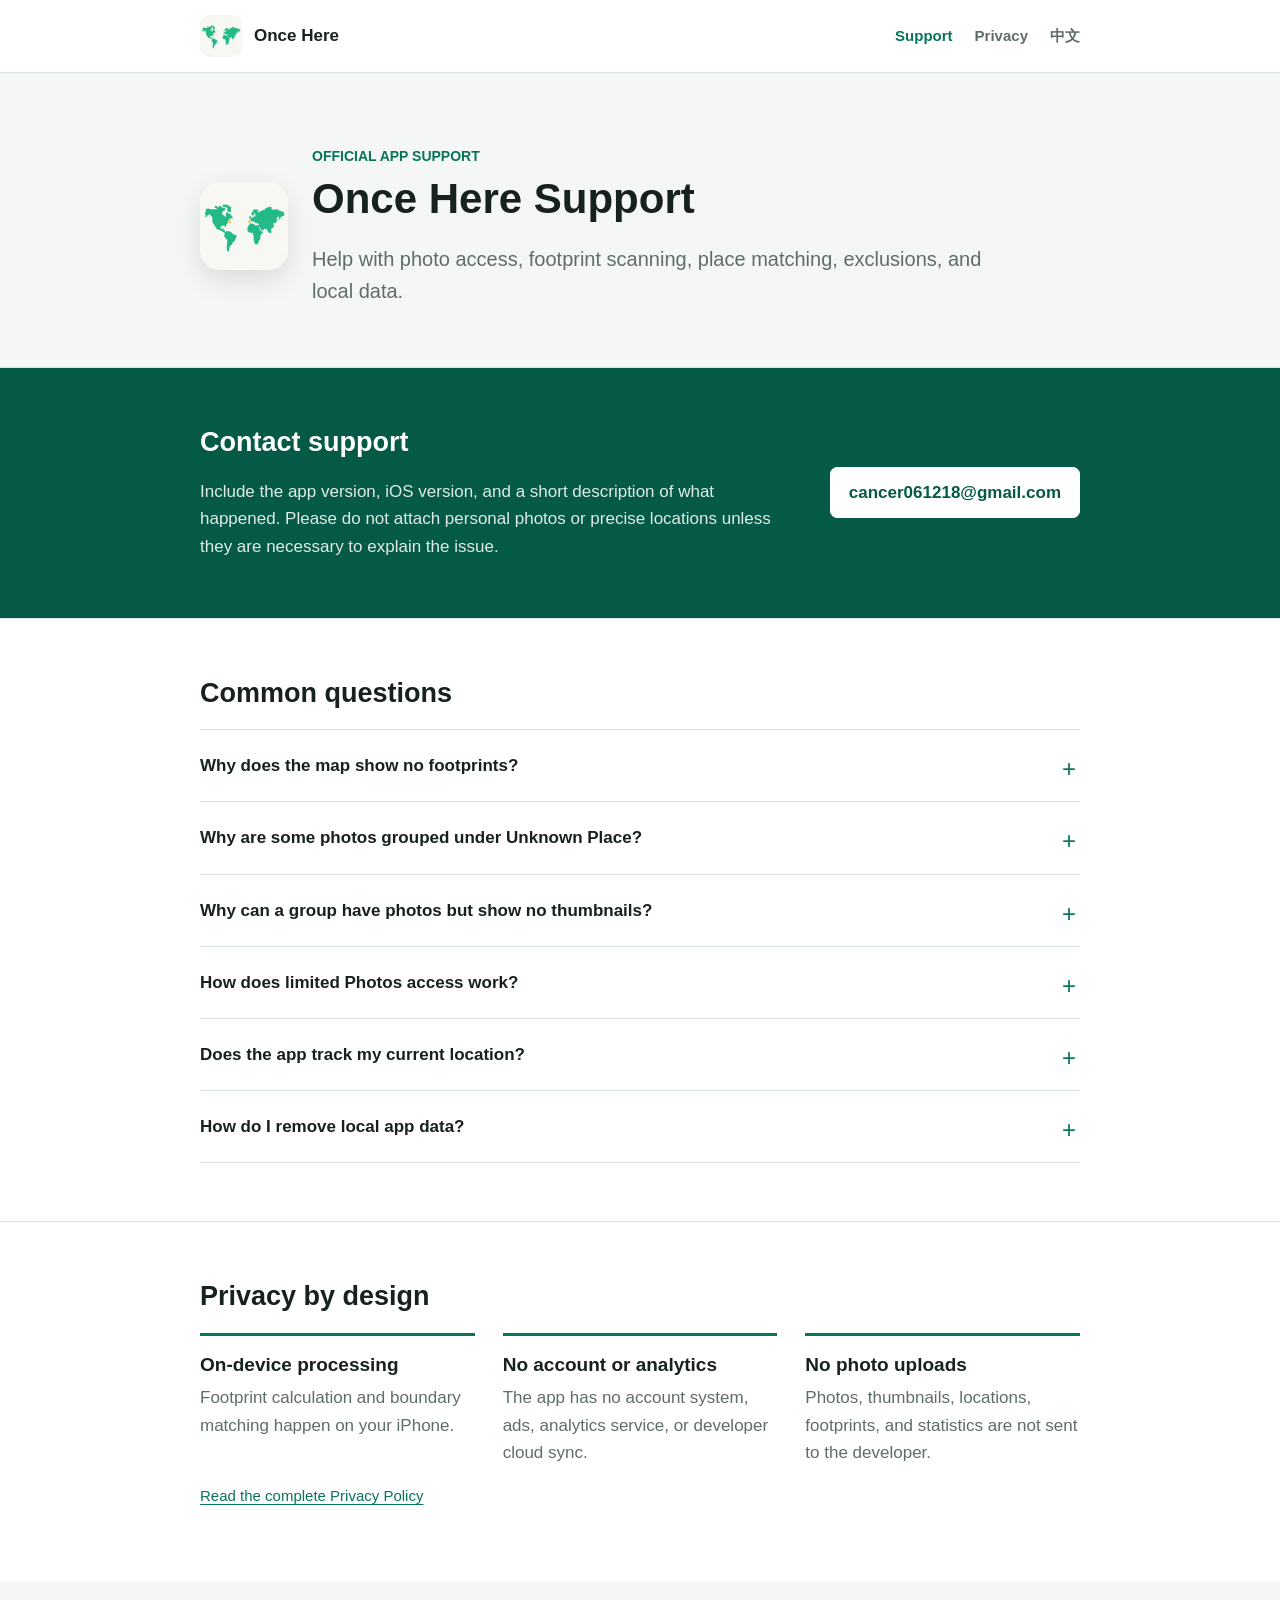
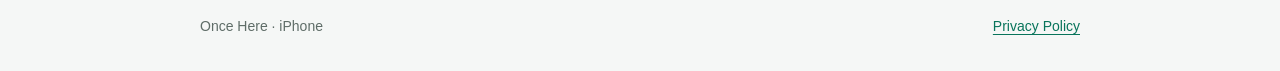
<file: index.html>
<!doctype html>
<html lang="en">
<head>
  <meta charset="utf-8">
  <meta name="viewport" content="width=device-width, initial-scale=1">
  <meta name="color-scheme" content="light">
  <meta name="theme-color" content="#08745b">
  <meta name="description" content="Official support for Once Here, the private on-device photo footprint map for iPhone.">
  <title>Once Here Support</title>
  <link rel="canonical" href="https://dinghuooooo.github.io/fog-footprints-support/">
  <link rel="alternate" hreflang="en" href="https://dinghuooooo.github.io/fog-footprints-support/">
  <link rel="alternate" hreflang="zh-Hans" href="https://dinghuooooo.github.io/fog-footprints-support/zh/">
  <link rel="icon" href="assets/app-icon.png">
  <link rel="stylesheet" href="assets/styles.css">
</head>
<body>
  <a class="skip-link" href="#main">Skip to content</a>
  <header class="site-header">
    <div class="shell header-inner">
      <a class="brand" href="./" aria-label="Once Here Support home">
        <img src="assets/app-icon.png" alt="">
        <span>Once Here</span>
      </a>
      <nav class="site-nav" aria-label="Primary navigation">
        <a href="./" aria-current="page">Support</a>
        <a href="privacy/">Privacy</a>
        <a href="zh/" lang="zh-Hans">中文</a>
      </nav>
    </div>
  </header>

  <main id="main">
    <section class="hero">
      <div class="shell">
        <div class="hero-lockup">
          <img class="hero-icon" src="assets/app-icon.png" alt="Once Here app icon">
          <div>
            <p class="eyebrow">Official App Support</p>
            <h1>Once Here Support</h1>
            <p class="lead">Help with photo access, footprint scanning, place matching, exclusions, and local data.</p>
          </div>
        </div>
      </div>
    </section>

    <section class="section contact-band" aria-labelledby="contact-title">
      <div class="shell contact-layout">
        <div>
          <h2 id="contact-title">Contact support</h2>
          <p>Include the app version, iOS version, and a short description of what happened. Please do not attach personal photos or precise locations unless they are necessary to explain the issue.</p>
        </div>
        <a class="primary-action" href="mailto:cancer061218@gmail.com?subject=Once%20Here%20Support">cancer061218@gmail.com</a>
      </div>
    </section>

    <section class="section" aria-labelledby="questions-title">
      <div class="shell">
        <h2 id="questions-title">Common questions</h2>
        <div class="faq-list">
          <details>
            <summary>Why does the map show no footprints?</summary>
            <p>Once Here can only use photos that are visible to the app and contain capture-location metadata. Check Photos access in iOS Settings, then open Settings in the app and choose Update Footprints.</p>
          </details>
          <details>
            <summary>Why are some photos grouped under Unknown Place?</summary>
            <p>A photo can contain GPS coordinates that do not match a supported land or marine boundary with enough confidence. The app keeps that photo under Unknown Place rather than assigning an incorrect country or region.</p>
          </details>
          <details>
            <summary>Why can a group have photos but show no thumbnails?</summary>
            <p>This can happen after the visible Photos selection changes or when a photo is stored only in iCloud. Update the footprint after changing Photos access. Thumbnail requests do not download from iCloud; opening an individual photo preview can let the system Photos service retrieve a display-sized image.</p>
          </details>
          <details>
            <summary>How does limited Photos access work?</summary>
            <p>The footprint is calculated only from the photos you selected. You can change the visible selection in iOS Settings, then update the footprint from the app.</p>
          </details>
          <details>
            <summary>Does the app track my current location?</summary>
            <p>No. Once Here does not request Core Location permission and does not perform live or background location tracking. It only reads location metadata already stored in photos you allow it to see.</p>
          </details>
          <details>
            <summary>How do I remove local app data?</summary>
            <p>Open Settings in Once Here and choose Delete All Local Data. This removes the app’s footprints, caches, exclusions, and preferences. It does not delete photos or change the Photos permission managed by iOS.</p>
          </details>
        </div>
      </div>
    </section>

    <section class="section" aria-labelledby="privacy-title">
      <div class="shell">
        <h2 id="privacy-title">Privacy by design</h2>
        <div class="feature-grid">
          <div class="feature">
            <h3>On-device processing</h3>
            <p>Footprint calculation and boundary matching happen on your iPhone.</p>
          </div>
          <div class="feature">
            <h3>No account or analytics</h3>
            <p>The app has no account system, ads, analytics service, or developer cloud sync.</p>
          </div>
          <div class="feature">
            <h3>No photo uploads</h3>
            <p>Photos, thumbnails, locations, footprints, and statistics are not sent to the developer.</p>
          </div>
        </div>
        <p class="note"><a href="privacy/">Read the complete Privacy Policy</a></p>
      </div>
    </section>
  </main>

  <footer class="site-footer">
    <div class="shell footer-inner">
      <p>Once Here · iPhone</p>
      <p><a href="privacy/">Privacy Policy</a></p>
    </div>
  </footer>
</body>
</html>
</file>
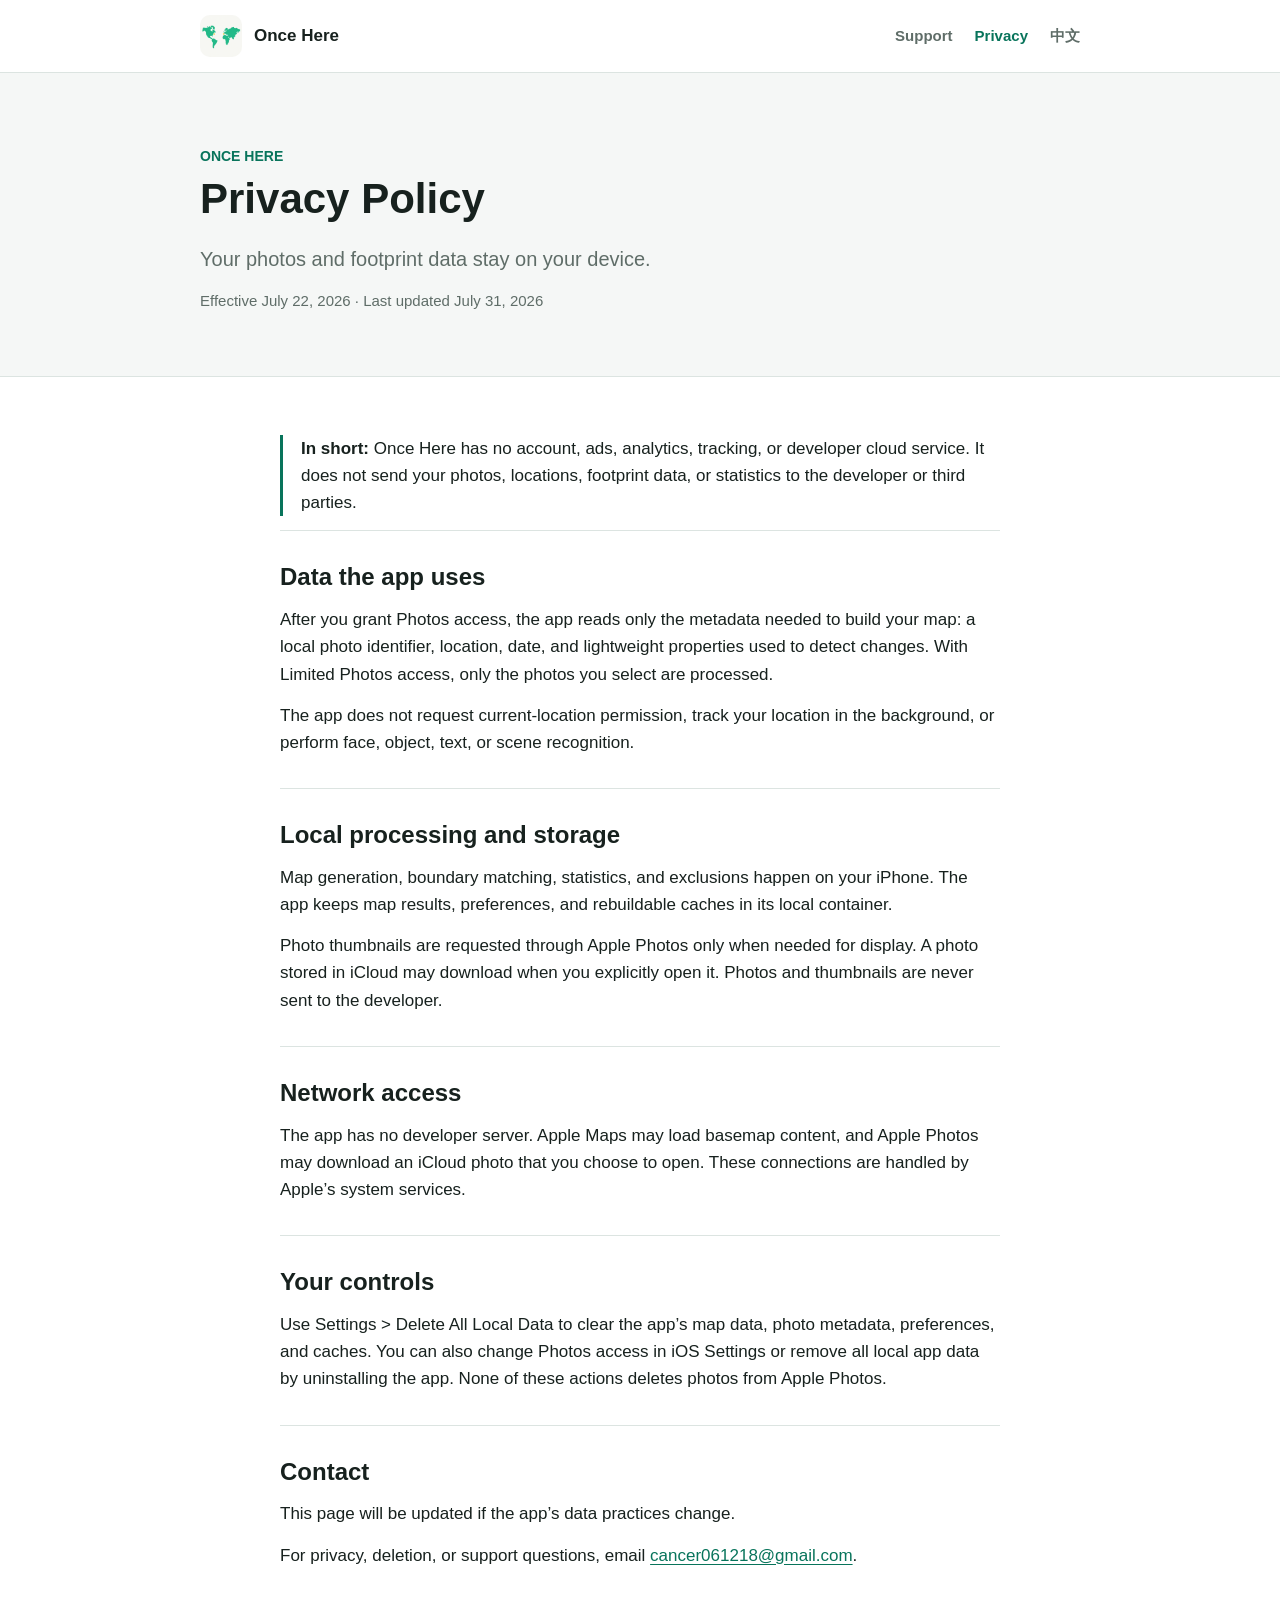
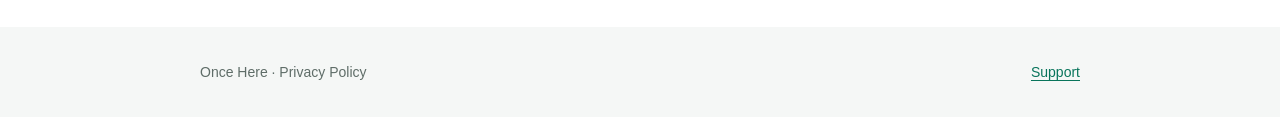
<file: privacy/index.html>
<!doctype html>
<html lang="en">
<head>
  <meta charset="utf-8">
  <meta name="viewport" content="width=device-width, initial-scale=1">
  <meta name="color-scheme" content="light">
  <meta name="theme-color" content="#08745b">
  <meta name="description" content="Privacy Policy for the Once Here iPhone app.">
  <title>Privacy Policy · Once Here</title>
  <link rel="canonical" href="https://dinghuooooo.github.io/fog-footprints-support/privacy/">
  <link rel="alternate" hreflang="en" href="https://dinghuooooo.github.io/fog-footprints-support/privacy/">
  <link rel="alternate" hreflang="zh-Hans" href="https://dinghuooooo.github.io/fog-footprints-support/zh/privacy/">
  <link rel="icon" href="../assets/app-icon.png">
  <link rel="stylesheet" href="../assets/styles.css">
</head>
<body>
  <a class="skip-link" href="#policy">Skip to policy</a>
  <header class="site-header">
    <div class="shell header-inner">
      <a class="brand" href="../" aria-label="Once Here Support home">
        <img src="../assets/app-icon.png" alt="">
        <span>Once Here</span>
      </a>
      <nav class="site-nav" aria-label="Primary navigation">
        <a href="../">Support</a>
        <a href="./" aria-current="page">Privacy</a>
        <a href="../zh/privacy/" lang="zh-Hans">中文</a>
      </nav>
    </div>
  </header>

  <main id="policy">
    <section class="hero privacy-hero">
      <div class="shell">
        <p class="eyebrow">Once Here</p>
        <h1>Privacy Policy</h1>
        <p class="lead">Your photos and footprint data stay on your device.</p>
        <p class="meta">Effective July 22, 2026 · Last updated July 31, 2026</p>
      </div>
    </section>

    <section class="section">
      <div class="shell">
        <article class="policy-content">
          <p class="policy-statement"><strong>In short:</strong> Once Here has no account, ads, analytics, tracking, or developer cloud service. It does not send your photos, locations, footprint data, or statistics to the developer or third parties.</p>

          <section id="data">
            <h2>Data the app uses</h2>
            <p>After you grant Photos access, the app reads only the metadata needed to build your map: a local photo identifier, location, date, and lightweight properties used to detect changes. With Limited Photos access, only the photos you select are processed.</p>
            <p>The app does not request current-location permission, track your location in the background, or perform face, object, text, or scene recognition.</p>
          </section>

          <section id="processing">
            <h2>Local processing and storage</h2>
            <p>Map generation, boundary matching, statistics, and exclusions happen on your iPhone. The app keeps map results, preferences, and rebuildable caches in its local container.</p>
            <p>Photo thumbnails are requested through Apple Photos only when needed for display. A photo stored in iCloud may download when you explicitly open it. Photos and thumbnails are never sent to the developer.</p>
          </section>

          <section id="network">
            <h2>Network access</h2>
            <p>The app has no developer server. Apple Maps may load basemap content, and Apple Photos may download an iCloud photo that you choose to open. These connections are handled by Apple’s system services.</p>
          </section>

          <section id="controls">
            <h2>Your controls</h2>
            <p>Use Settings &gt; Delete All Local Data to clear the app’s map data, photo metadata, preferences, and caches. You can also change Photos access in iOS Settings or remove all local app data by uninstalling the app. None of these actions deletes photos from Apple Photos.</p>
          </section>

          <section id="contact">
            <h2>Contact</h2>
            <p>This page will be updated if the app’s data practices change.</p>
            <p>For privacy, deletion, or support questions, email <a href="mailto:cancer061218@gmail.com?subject=Once%20Here%20Privacy">cancer061218@gmail.com</a>.</p>
          </section>
        </article>
      </div>
    </section>
  </main>

  <footer class="site-footer">
    <div class="shell footer-inner">
      <p>Once Here · Privacy Policy</p>
      <p><a href="../">Support</a></p>
    </div>
  </footer>
</body>
</html>
</file>
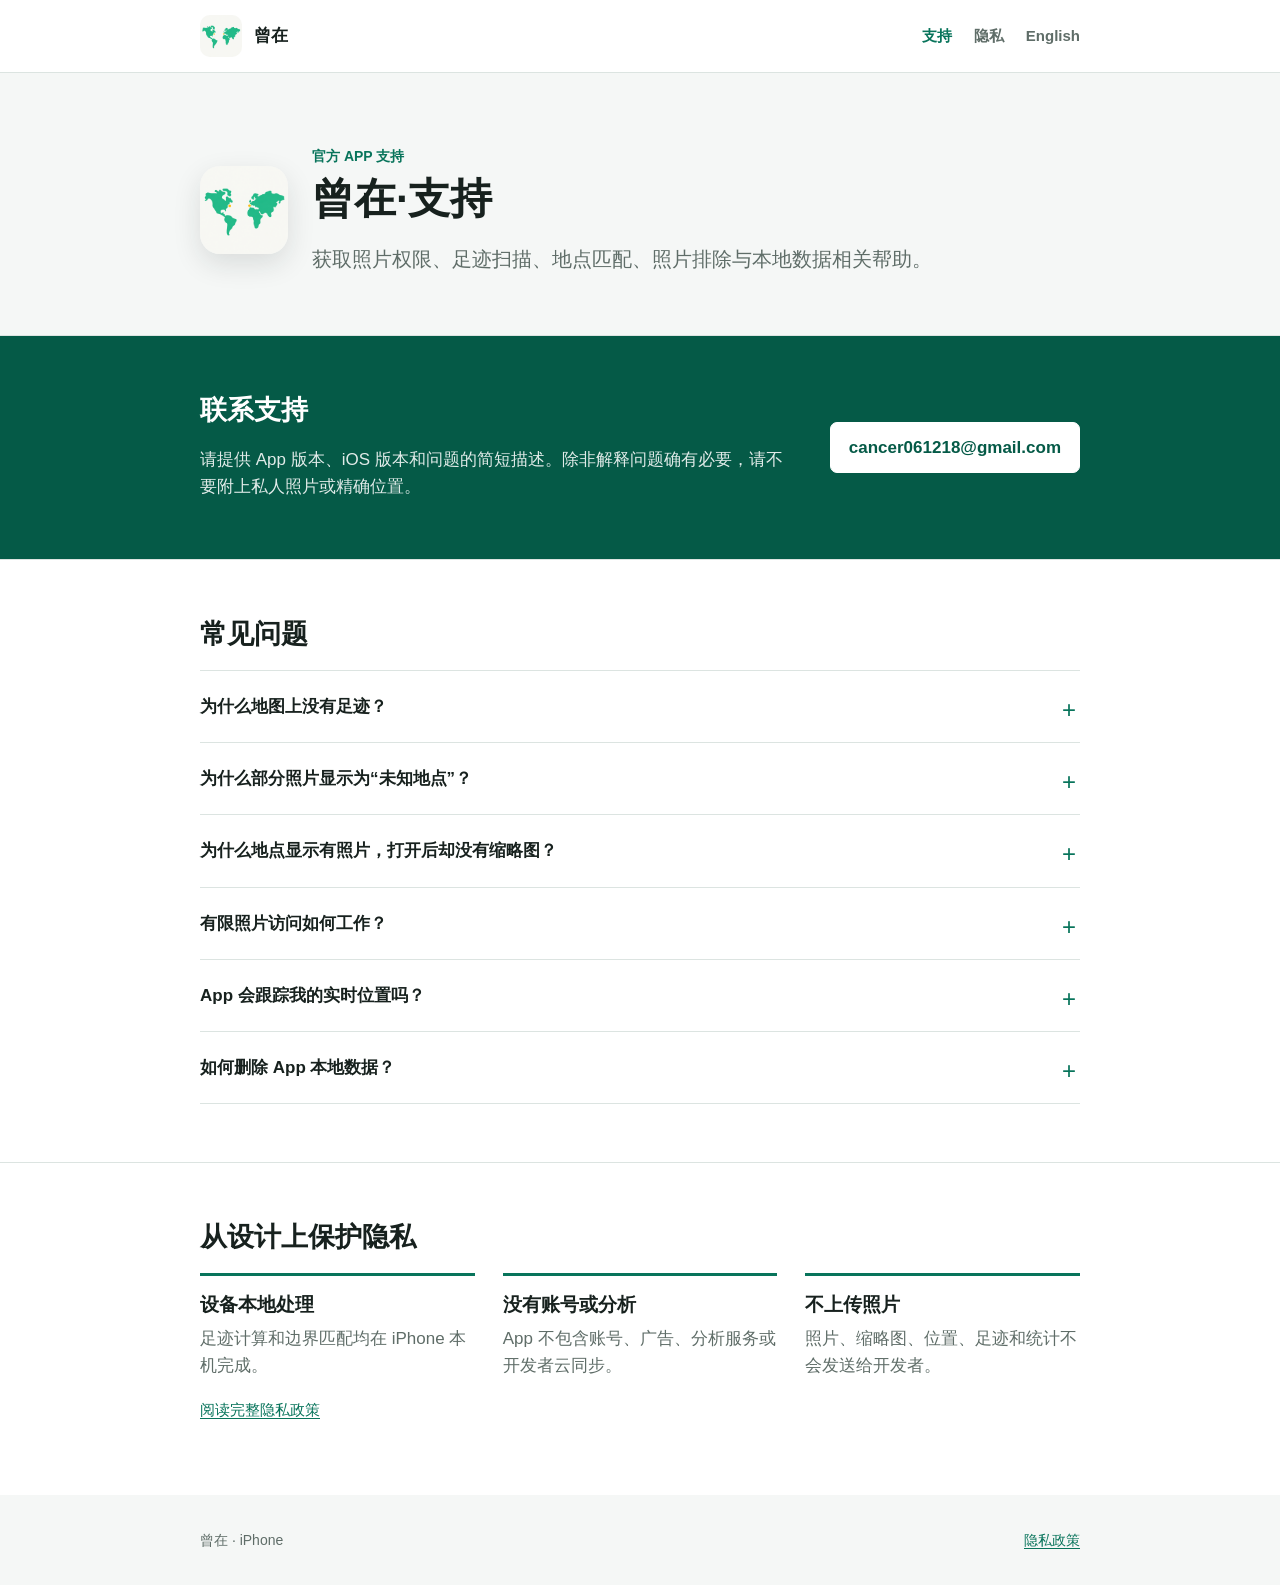
<file: zh/index.html>
<!doctype html>
<html lang="zh-Hans">
<head>
  <meta charset="utf-8">
  <meta name="viewport" content="width=device-width, initial-scale=1">
  <meta name="color-scheme" content="light">
  <meta name="theme-color" content="#08745b">
  <meta name="description" content="“曾在”官方支持页面：照片权限、足迹扫描、地点匹配、照片排除和本地数据帮助。">
  <title>曾在·支持</title>
  <link rel="canonical" href="https://dinghuooooo.github.io/fog-footprints-support/zh/">
  <link rel="alternate" hreflang="en" href="https://dinghuooooo.github.io/fog-footprints-support/">
  <link rel="alternate" hreflang="zh-Hans" href="https://dinghuooooo.github.io/fog-footprints-support/zh/">
  <link rel="icon" href="../assets/app-icon.png">
  <link rel="stylesheet" href="../assets/styles.css">
</head>
<body>
  <a class="skip-link" href="#main">跳到正文</a>
  <header class="site-header">
    <div class="shell header-inner">
      <a class="brand" href="./" aria-label="曾在支持首页">
        <img src="../assets/app-icon.png" alt="">
        <span>曾在</span>
      </a>
      <nav class="site-nav" aria-label="主要导航">
        <a href="./" aria-current="page">支持</a>
        <a href="privacy/">隐私</a>
        <a href="../" lang="en">English</a>
      </nav>
    </div>
  </header>

  <main id="main">
    <section class="hero">
      <div class="shell">
        <div class="hero-lockup">
          <img class="hero-icon" src="../assets/app-icon.png" alt="曾在 App 图标">
          <div>
            <p class="eyebrow">官方 App 支持</p>
            <h1>曾在·支持</h1>
            <p class="lead">获取照片权限、足迹扫描、地点匹配、照片排除与本地数据相关帮助。</p>
          </div>
        </div>
      </div>
    </section>

    <section class="section contact-band" aria-labelledby="contact-title">
      <div class="shell contact-layout">
        <div>
          <h2 id="contact-title">联系支持</h2>
          <p>请提供 App 版本、iOS 版本和问题的简短描述。除非解释问题确有必要，请不要附上私人照片或精确位置。</p>
        </div>
        <a class="primary-action" href="mailto:cancer061218@gmail.com?subject=%E6%9B%BE%E5%9C%A8%E6%94%AF%E6%8C%81">cancer061218@gmail.com</a>
      </div>
    </section>

    <section class="section" aria-labelledby="questions-title">
      <div class="shell">
        <h2 id="questions-title">常见问题</h2>
        <div class="faq-list">
          <details>
            <summary>为什么地图上没有足迹？</summary>
            <p>“曾在”只能处理你允许 App 查看、并且包含拍摄位置的照片。请在 iOS 设置中检查照片权限，再进入 App 设置并选择“更新足迹”。</p>
          </details>
          <details>
            <summary>为什么部分照片显示为“未知地点”？</summary>
            <p>照片可能包含 GPS 坐标，但该坐标无法以足够置信度匹配支持的陆地或海域边界。为避免分配到错误国家或地区，App 会将其保留在“未知地点”。</p>
          </details>
          <details>
            <summary>为什么地点显示有照片，打开后却没有缩略图？</summary>
            <p>照片可见范围发生变化，或照片仅存于 iCloud 时，可能出现这种情况。修改照片权限后请更新足迹。缩略图请求不会从 iCloud 下载；主动打开单张照片预览时，系统 Photos 服务可以按需获取显示尺寸图片。</p>
          </details>
          <details>
            <summary>有限照片访问如何工作？</summary>
            <p>足迹只根据你允许 App 查看并包含拍摄位置的照片计算。你可以在 iOS 设置中修改可见照片范围，再回到 App 更新足迹。</p>
          </details>
          <details>
            <summary>App 会跟踪我的实时位置吗？</summary>
            <p>不会。“曾在”不请求 Core Location 权限，也不进行实时或后台定位。App 只读取你允许查看照片中已经保存的位置元数据。</p>
          </details>
          <details>
            <summary>如何删除 App 本地数据？</summary>
            <p>进入“曾在”的设置并选择“删除全部本地数据”。该操作会删除足迹、缓存、排除记录和偏好，不会删除系统照片，也不会修改由 iOS 管理的照片权限。</p>
          </details>
        </div>
      </div>
    </section>

    <section class="section" aria-labelledby="privacy-title">
      <div class="shell">
        <h2 id="privacy-title">从设计上保护隐私</h2>
        <div class="feature-grid">
          <div class="feature">
            <h3>设备本地处理</h3>
            <p>足迹计算和边界匹配均在 iPhone 本机完成。</p>
          </div>
          <div class="feature">
            <h3>没有账号或分析</h3>
            <p>App 不包含账号、广告、分析服务或开发者云同步。</p>
          </div>
          <div class="feature">
            <h3>不上传照片</h3>
            <p>照片、缩略图、位置、足迹和统计不会发送给开发者。</p>
          </div>
        </div>
        <p class="note"><a href="privacy/">阅读完整隐私政策</a></p>
      </div>
    </section>
  </main>

  <footer class="site-footer">
    <div class="shell footer-inner">
      <p>曾在 · iPhone</p>
      <p><a href="privacy/">隐私政策</a></p>
    </div>
  </footer>
</body>
</html>
</file>
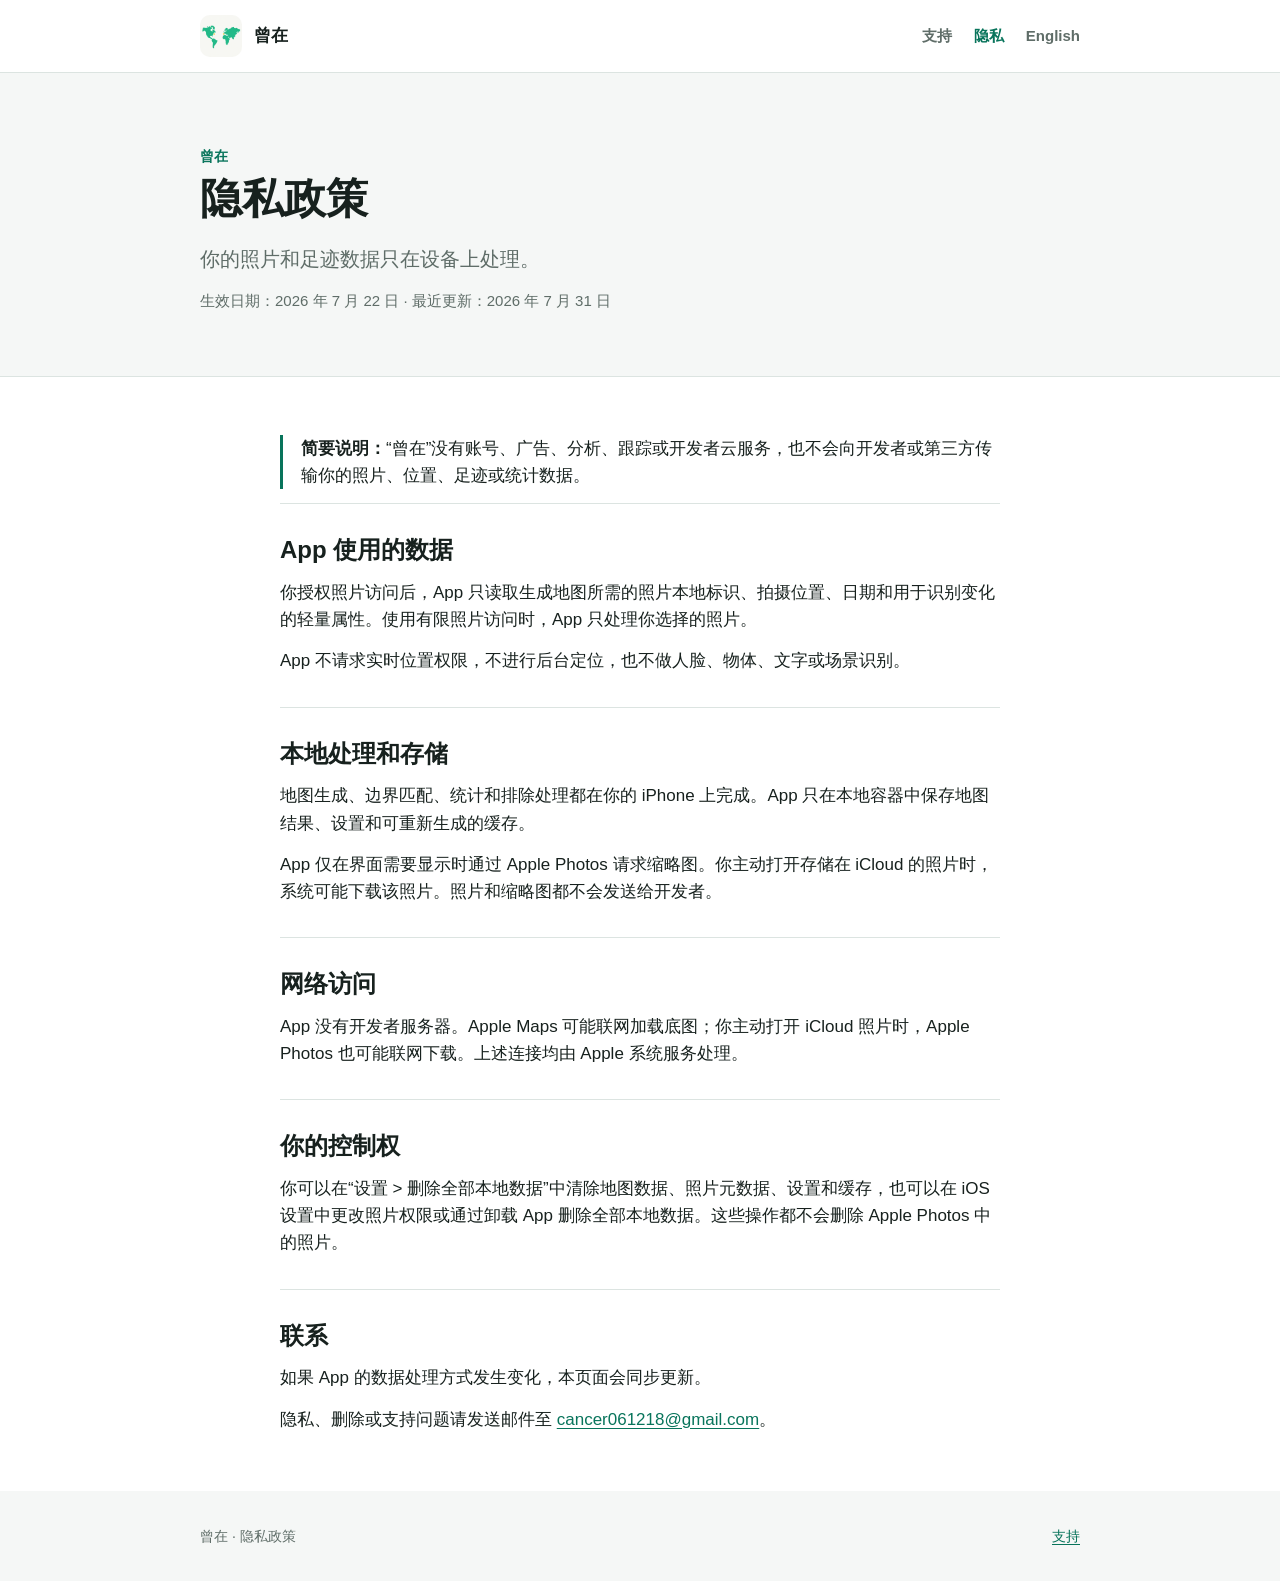
<file: zh/privacy/index.html>
<!doctype html>
<html lang="zh-Hans">
<head>
  <meta charset="utf-8">
  <meta name="viewport" content="width=device-width, initial-scale=1">
  <meta name="color-scheme" content="light">
  <meta name="theme-color" content="#08745b">
  <meta name="description" content="“曾在”iPhone App 隐私政策。">
  <title>隐私政策 · 曾在</title>
  <link rel="canonical" href="https://dinghuooooo.github.io/fog-footprints-support/zh/privacy/">
  <link rel="alternate" hreflang="en" href="https://dinghuooooo.github.io/fog-footprints-support/privacy/">
  <link rel="alternate" hreflang="zh-Hans" href="https://dinghuooooo.github.io/fog-footprints-support/zh/privacy/">
  <link rel="icon" href="../../assets/app-icon.png">
  <link rel="stylesheet" href="../../assets/styles.css">
</head>
<body>
  <a class="skip-link" href="#policy">跳到隐私政策</a>
  <header class="site-header">
    <div class="shell header-inner">
      <a class="brand" href="../" aria-label="曾在支持首页">
        <img src="../../assets/app-icon.png" alt="">
        <span>曾在</span>
      </a>
      <nav class="site-nav" aria-label="主要导航">
        <a href="../">支持</a>
        <a href="./" aria-current="page">隐私</a>
        <a href="../../privacy/" lang="en">English</a>
      </nav>
    </div>
  </header>

  <main id="policy">
    <section class="hero privacy-hero">
      <div class="shell">
        <p class="eyebrow">曾在</p>
        <h1>隐私政策</h1>
        <p class="lead">你的照片和足迹数据只在设备上处理。</p>
        <p class="meta">生效日期：2026 年 7 月 22 日 · 最近更新：2026 年 7 月 31 日</p>
      </div>
    </section>

    <section class="section">
      <div class="shell">
        <article class="policy-content">
          <p class="policy-statement"><strong>简要说明：</strong>“曾在”没有账号、广告、分析、跟踪或开发者云服务，也不会向开发者或第三方传输你的照片、位置、足迹或统计数据。</p>

          <section id="data">
            <h2>App 使用的数据</h2>
            <p>你授权照片访问后，App 只读取生成地图所需的照片本地标识、拍摄位置、日期和用于识别变化的轻量属性。使用有限照片访问时，App 只处理你选择的照片。</p>
            <p>App 不请求实时位置权限，不进行后台定位，也不做人脸、物体、文字或场景识别。</p>
          </section>

          <section id="processing">
            <h2>本地处理和存储</h2>
            <p>地图生成、边界匹配、统计和排除处理都在你的 iPhone 上完成。App 只在本地容器中保存地图结果、设置和可重新生成的缓存。</p>
            <p>App 仅在界面需要显示时通过 Apple Photos 请求缩略图。你主动打开存储在 iCloud 的照片时，系统可能下载该照片。照片和缩略图都不会发送给开发者。</p>
          </section>

          <section id="network">
            <h2>网络访问</h2>
            <p>App 没有开发者服务器。Apple Maps 可能联网加载底图；你主动打开 iCloud 照片时，Apple Photos 也可能联网下载。上述连接均由 Apple 系统服务处理。</p>
          </section>

          <section id="controls">
            <h2>你的控制权</h2>
            <p>你可以在“设置 &gt; 删除全部本地数据”中清除地图数据、照片元数据、设置和缓存，也可以在 iOS 设置中更改照片权限或通过卸载 App 删除全部本地数据。这些操作都不会删除 Apple Photos 中的照片。</p>
          </section>

          <section id="contact">
            <h2>联系</h2>
            <p>如果 App 的数据处理方式发生变化，本页面会同步更新。</p>
            <p>隐私、删除或支持问题请发送邮件至 <a href="mailto:cancer061218@gmail.com?subject=%E6%9B%BE%E5%9C%A8%E9%9A%90%E7%A7%81">cancer061218@gmail.com</a>。</p>
          </section>
        </article>
      </div>
    </section>
  </main>

  <footer class="site-footer">
    <div class="shell footer-inner">
      <p>曾在 · 隐私政策</p>
      <p><a href="../">支持</a></p>
    </div>
  </footer>
</body>
</html>
</file>
<file: assets/styles.css>
:root {
  color-scheme: light;
  --ink: #17211e;
  --muted: #5f6d68;
  --line: #dce4e1;
  --canvas: #f5f7f6;
  --surface: #ffffff;
  --accent: #08745b;
  --accent-strong: #055a47;
  --accent-soft: #e5f2ee;
  --focus: #0a6fca;
}

* {
  box-sizing: border-box;
}

html {
  background: var(--canvas);
  scroll-behavior: smooth;
}

body {
  margin: 0;
  color: var(--ink);
  background: var(--surface);
  font-family: -apple-system, BlinkMacSystemFont, "Segoe UI", sans-serif;
  font-size: 17px;
  line-height: 1.6;
  letter-spacing: 0;
  -webkit-font-smoothing: antialiased;
}

a {
  color: var(--accent);
  text-underline-offset: 3px;
}

a:hover {
  color: var(--accent-strong);
}

a:focus-visible,
summary:focus-visible {
  outline: 3px solid var(--focus);
  outline-offset: 4px;
}

.skip-link {
  position: absolute;
  top: -60px;
  left: 16px;
  z-index: 10;
  padding: 10px 14px;
  color: #ffffff;
  background: var(--ink);
  border-radius: 6px;
}

.skip-link:focus {
  top: 12px;
}

.shell {
  width: min(100% - 40px, 880px);
  margin: 0 auto;
}

.site-header {
  border-bottom: 1px solid var(--line);
  background: rgba(255, 255, 255, 0.96);
}

.header-inner {
  min-height: 72px;
  display: flex;
  align-items: center;
  justify-content: space-between;
  gap: 24px;
}

.brand {
  display: inline-flex;
  align-items: center;
  gap: 12px;
  color: var(--ink);
  font-weight: 700;
  text-decoration: none;
}

.brand img {
  width: 42px;
  height: 42px;
  border-radius: 10px;
}

.site-nav {
  display: flex;
  align-items: center;
  gap: 22px;
  font-size: 15px;
}

.site-nav a {
  color: var(--muted);
  font-weight: 600;
  text-decoration: none;
}

.site-nav a[aria-current="page"] {
  color: var(--accent);
}

.hero {
  padding: 72px 0 60px;
  border-bottom: 1px solid var(--line);
  background: var(--canvas);
}

.hero-lockup {
  display: flex;
  align-items: center;
  gap: 24px;
}

.hero-icon {
  width: 88px;
  height: 88px;
  flex: 0 0 auto;
  border-radius: 20px;
  box-shadow: 0 10px 28px rgba(23, 33, 30, 0.12);
}

h1,
h2,
h3 {
  margin: 0;
  line-height: 1.2;
  letter-spacing: 0;
}

h1 {
  max-width: 700px;
  font-size: 42px;
}

h2 {
  margin-bottom: 20px;
  font-size: 27px;
}

h3 {
  font-size: 19px;
}

.eyebrow {
  margin: 0 0 7px;
  color: var(--accent);
  font-size: 14px;
  font-weight: 700;
  text-transform: uppercase;
}

.lead {
  max-width: 700px;
  margin: 18px 0 0;
  color: var(--muted);
  font-size: 20px;
}

.section {
  padding: 58px 0;
  border-bottom: 1px solid var(--line);
}

.section:last-child {
  border-bottom: 0;
}

.contact-band {
  color: #ffffff;
  background: var(--accent-strong);
}

.contact-layout {
  display: grid;
  grid-template-columns: minmax(0, 1fr) auto;
  align-items: center;
  gap: 40px;
}

.contact-band h2,
.contact-band p {
  color: #ffffff;
}

.contact-band p {
  max-width: 620px;
  margin: 10px 0 0;
  opacity: 0.88;
}

.primary-action {
  display: inline-flex;
  min-height: 48px;
  align-items: center;
  justify-content: center;
  padding: 11px 18px;
  color: var(--accent-strong);
  background: #ffffff;
  border: 1px solid #ffffff;
  border-radius: 7px;
  font-weight: 700;
  text-decoration: none;
  white-space: nowrap;
}

.primary-action:hover {
  color: var(--accent-strong);
  background: var(--accent-soft);
}

.note {
  margin-top: 18px;
  color: var(--muted);
  font-size: 15px;
}

.faq-list {
  border-top: 1px solid var(--line);
}

details {
  border-bottom: 1px solid var(--line);
}

summary {
  position: relative;
  padding: 22px 42px 22px 0;
  font-weight: 700;
  cursor: pointer;
  list-style: none;
}

summary::-webkit-details-marker {
  display: none;
}

summary::after {
  position: absolute;
  top: 20px;
  right: 4px;
  color: var(--accent);
  content: "+";
  font-size: 24px;
  font-weight: 400;
}

details[open] summary::after {
  content: "−";
}

details p {
  max-width: 760px;
  margin: -4px 0 22px;
  color: var(--muted);
}

.feature-grid {
  display: grid;
  grid-template-columns: repeat(3, minmax(0, 1fr));
  gap: 28px;
}

.feature {
  padding-top: 18px;
  border-top: 3px solid var(--accent);
}

.feature p {
  margin: 8px 0 0;
  color: var(--muted);
}

.privacy-hero {
  padding-bottom: 48px;
}

.policy-content {
  max-width: 720px;
  margin: 0 auto;
}

.policy-statement {
  margin: 0 0 36px;
  padding-left: 18px;
  border-left: 3px solid var(--accent);
}

.policy-content section {
  padding: 32px 0;
  border-top: 1px solid var(--line);
  scroll-margin-top: 28px;
}

.policy-content section:last-child {
  padding-bottom: 0;
}

.policy-content h2 {
  margin-bottom: 14px;
  font-size: 24px;
}

.policy-content p,
.policy-content ul {
  margin: 0 0 14px;
}

.policy-content p:last-child {
  margin-bottom: 0;
}

.policy-content li + li {
  margin-top: 7px;
}

.meta {
  margin-top: 14px;
  color: var(--muted);
  font-size: 15px;
}

.site-footer {
  padding: 34px 0;
  color: var(--muted);
  background: var(--canvas);
  font-size: 14px;
}

.footer-inner {
  display: flex;
  justify-content: space-between;
  gap: 24px;
}

.footer-inner p {
  margin: 0;
}

@media (max-width: 700px) {
  body {
    font-size: 16px;
  }

  .shell {
    width: min(100% - 32px, 880px);
  }

  .header-inner {
    min-height: auto;
    padding: 14px 0;
    align-items: flex-start;
    flex-direction: column;
    gap: 12px;
  }

  .site-nav {
    width: 100%;
    gap: 18px;
    overflow-x: auto;
    padding-bottom: 2px;
  }

  .hero {
    padding: 48px 0 42px;
  }

  .hero-lockup {
    align-items: flex-start;
    flex-direction: column;
  }

  .hero-icon {
    width: 76px;
    height: 76px;
    border-radius: 17px;
  }

  h1 {
    font-size: 34px;
  }

  .lead {
    font-size: 18px;
  }

  .section {
    padding: 44px 0;
  }

  .contact-layout,
  .feature-grid {
    grid-template-columns: 1fr;
  }

  .contact-layout {
    gap: 26px;
  }

  .primary-action {
    width: 100%;
    white-space: normal;
    text-align: center;
  }

  .feature-grid {
    gap: 26px;
  }

  .privacy-hero {
    padding-bottom: 38px;
  }

  .policy-statement {
    margin-bottom: 28px;
  }

  .footer-inner {
    flex-direction: column;
    gap: 8px;
  }
}
</file>
